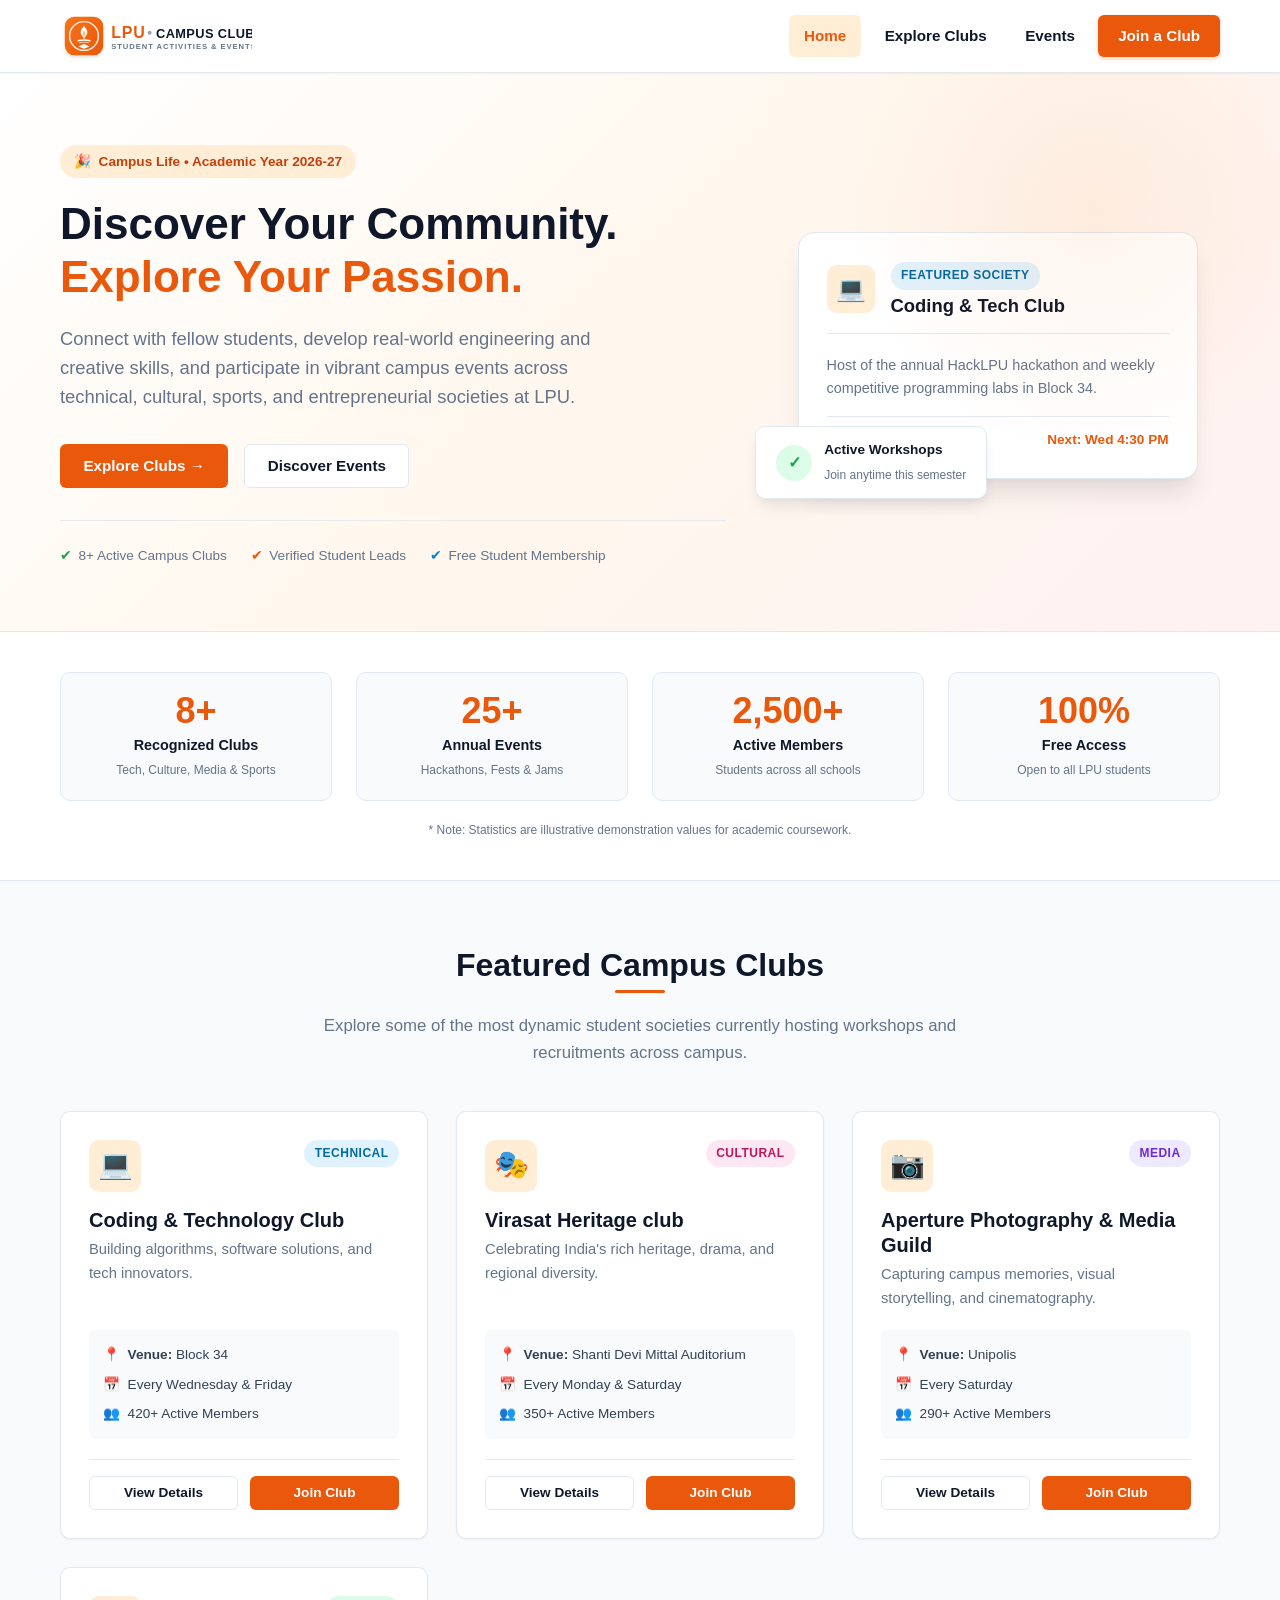
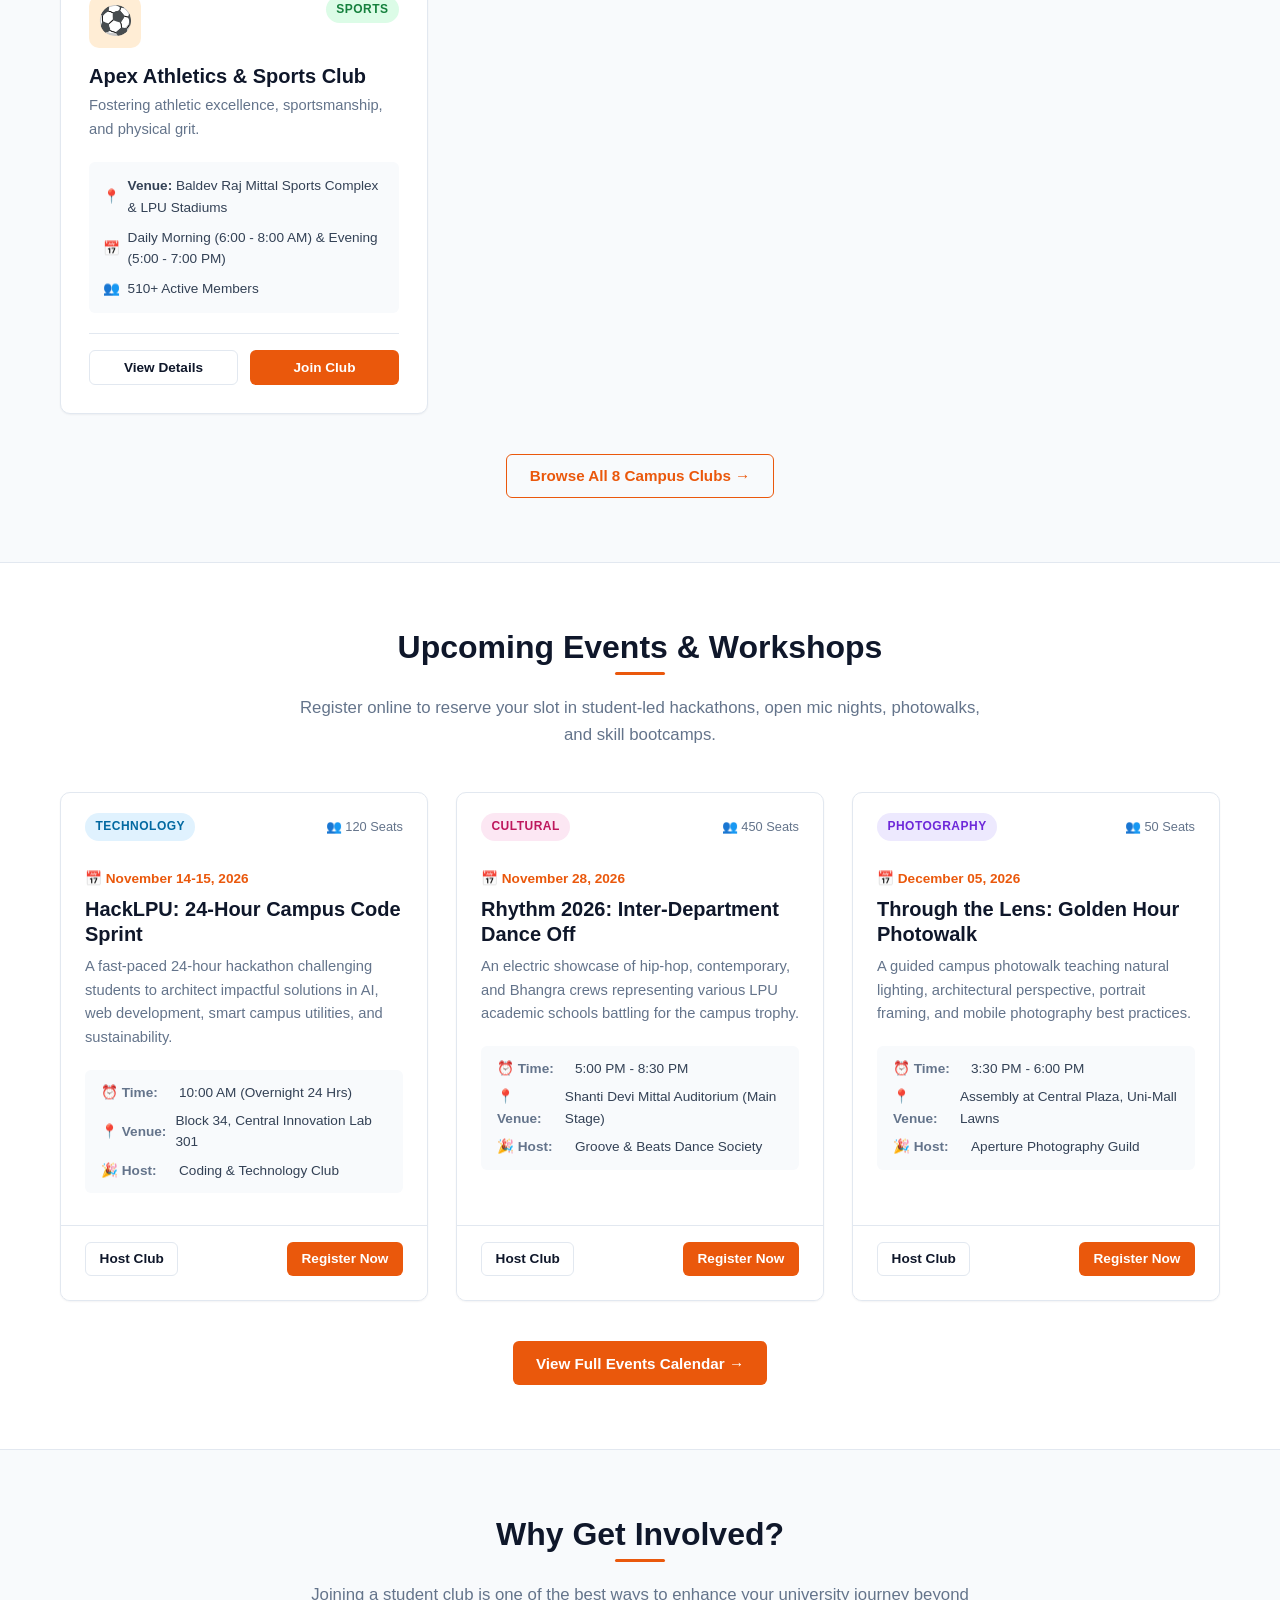
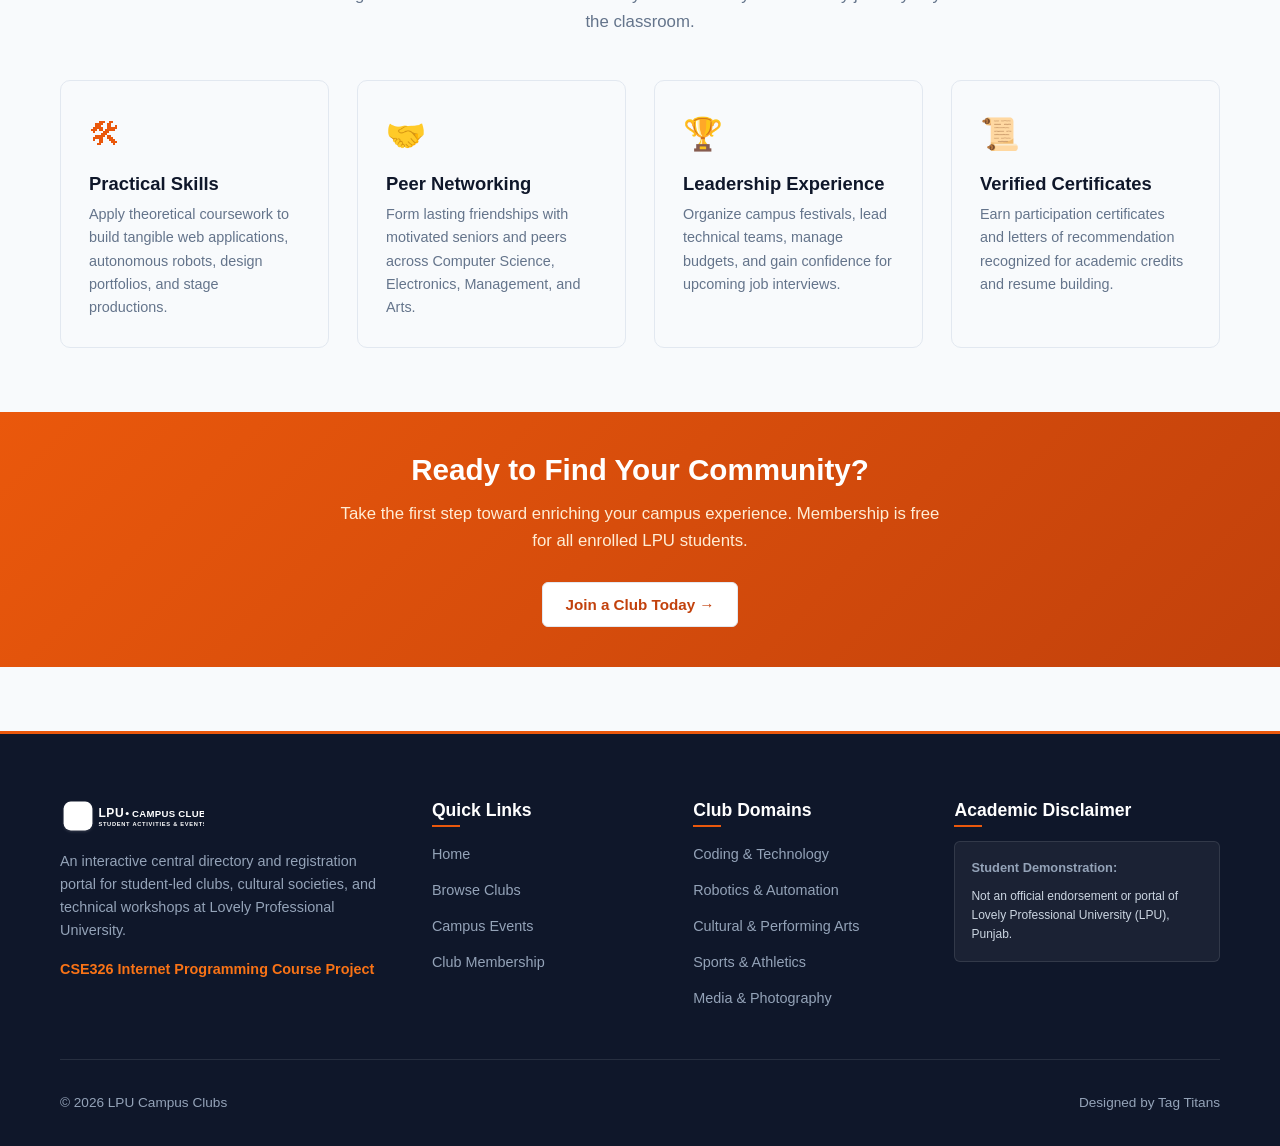
<file: index.html>
<!DOCTYPE html>
<html lang="en">
<head>
  <meta charset="UTF-8">
  <meta name="viewport" content="width=device-width, initial-scale=1.0">

  <meta name="description" content="LPU Campus Clubs - Explore student organizations, campus events, workshops, and join active university clubs at Lovely Professional University.">

  <title>LPU Campus Clubs | Discover Your Community</title>

  <!-- Correct CSS Path -->
  <link rel="stylesheet" href="style.css">

  <!-- Correct Logo Path -->
  <link rel="icon" type="image/svg+xml" href="logo.svg">

  <!-- JavaScript Files -->
  <script src="main.js" defer></script>
  <script src="clubs.js" defer></script>
  <script src="events.js" defer></script>
</head>

<body>

  <!-- HEADER -->
  <header class="site-header">
    <div class="container nav-container">

      <a href="index.html" class="brand-link" aria-label="LPU Campus Clubs Homepage">
        <img src="logo.svg" alt="LPU Campus Clubs Logo" class="brand-logo-img">
      </a>

      <button class="mobile-nav-toggle"
        aria-label="Toggle navigation menu"
        aria-expanded="false">

        <svg xmlns="http://www.w3.org/2000/svg"
          fill="none" viewBox="0 0 24 24" stroke="currentColor">
          <path stroke-linecap="round"
            stroke-linejoin="round"
            stroke-width="2"
            d="M4 6h16M4 12h16M4 18h16"/>
        </svg>

      </button>

      <nav>
        <ul class="nav-links">
          <li><a href="index.html" class="nav-link active">Home</a></li>
          <li><a href="clubs.html" class="nav-link">Explore Clubs</a></li>
          <li><a href="events.html" class="nav-link">Events</a></li>
          <li><a href="register.html" class="nav-link nav-cta-btn">Join a Club</a></li>
        </ul>
      </nav>

    </div>
  </header>


  <main>

    <!-- HERO SECTION -->
    <section class="hero">
      <div class="container">
        <div class="hero-grid">

          <div>

            <div class="hero-pill">
              <span>&#127881;</span>
              Campus Life &bull; Academic Year 2026-27
            </div>

            <h1 class="hero-title">
              Discover Your Community.
              <br>
              <span class="highlight">Explore Your Passion.</span>
            </h1>

            <p class="hero-desc">
              Connect with fellow students, develop real-world engineering
              and creative skills, and participate in vibrant campus events
              across technical, cultural, sports, and entrepreneurial
              societies at LPU.
            </p>

            <div class="hero-buttons">

              <a href="clubs.html" class="btn btn-primary">
                Explore Clubs &#8594;
              </a>

              <a href="events.html" class="btn btn-secondary">
                Discover Events
              </a>

            </div>

            <div class="hero-badges-strip">

              <div class="hero-badge-item">
                <span style="color:var(--color-success);">&#10004;</span>
                8+ Active Campus Clubs
              </div>

              <div class="hero-badge-item">
                <span style="color:var(--color-primary);">&#10004;</span>
                Verified Student Leads
              </div>

              <div class="hero-badge-item">
                <span style="color:var(--color-info);">&#10004;</span>
                Free Student Membership
              </div>

            </div>

          </div>


          <!-- HERO GRAPHIC -->
          <div class="hero-graphic">

            <div class="hero-card-showcase">

              <div class="hero-card-header">

                <div class="hero-card-icon">&#128187;</div>

                <div>
                  <span class="badge badge-tech">Featured Society</span>

                  <h3 style="font-size:1.15rem;margin-top:0.25rem;margin-bottom:0;">
                    Coding &amp; Tech Club
                  </h3>
                </div>

              </div>

              <p style="font-size:0.9rem;color:var(--color-muted);margin-bottom:1rem;">
                Host of the annual HackLPU hackathon and weekly
                competitive programming labs in Block 34.
              </p>

              <div style="display:flex;justify-content:space-between;align-items:center;font-size:0.85rem;color:var(--color-text);padding-top:0.75rem;border-top:1px solid var(--color-border);">

                <span>&#128101; 420+ Members</span>

                <span style="color:var(--color-primary);font-weight:600;">
                  Next: Wed 4:30 PM
                </span>

              </div>

            </div>

            <div class="floating-stat-card">

              <div class="floating-stat-icon">&#10003;</div>

              <div>
                <strong style="font-size:0.85rem;color:var(--color-dark);display:block;">
                  Active Workshops
                </strong>

                <span style="font-size:0.75rem;color:var(--color-muted);">
                  Join anytime this semester
                </span>
              </div>

            </div>

          </div>

        </div>
      </div>
    </section>


    <!-- STATISTICS -->
    <section class="stats-section">

      <div class="container">

        <div class="stats-grid">

          <div class="stat-box">
            <div class="stat-number">8+</div>
            <div class="stat-label">Recognized Clubs</div>
            <div class="stat-sub">Tech, Culture, Media &amp; Sports</div>
          </div>

          <div class="stat-box">
            <div class="stat-number">25+</div>
            <div class="stat-label">Annual Events</div>
            <div class="stat-sub">Hackathons, Fests &amp; Jams</div>
          </div>

          <div class="stat-box">
            <div class="stat-number">2,500+</div>
            <div class="stat-label">Active Members</div>
            <div class="stat-sub">Students across all schools</div>
          </div>

          <div class="stat-box">
            <div class="stat-number">100%</div>
            <div class="stat-label">Free Access</div>
            <div class="stat-sub">Open to all LPU students</div>
          </div>

        </div>

        <p style="text-align:center;font-size:0.75rem;color:var(--color-muted);margin-top:1.25rem;margin-bottom:0;">
          * Note: Statistics are illustrative demonstration values for academic coursework.
        </p>

      </div>

    </section>


    <!-- FEATURED CLUBS -->
    <section class="section">

      <div class="container">

        <div class="section-header">
          <h2>Featured Campus Clubs</h2>

          <p>
            Explore some of the most dynamic student societies currently
            hosting workshops and recruitments across campus.
          </p>
        </div>

        <div id="featured-clubs-container" class="card-grid"></div>

        <div style="text-align:center;margin-top:2.5rem;">

          <a href="clubs.html" class="btn btn-outline">
            Browse All 8 Campus Clubs &#8594;
          </a>

        </div>

      </div>

    </section>


    <!-- UPCOMING EVENTS -->
    <section class="section"
      style="background-color:#ffffff;border-top:1px solid var(--color-border);border-bottom:1px solid var(--color-border);">

      <div class="container">

        <div class="section-header">
          <h2>Upcoming Events &amp; Workshops</h2>

          <p>
            Register online to reserve your slot in student-led hackathons,
            open mic nights, photowalks, and skill bootcamps.
          </p>
        </div>

        <div id="upcoming-events-container" class="card-grid"></div>

        <div style="text-align:center;margin-top:2.5rem;">

          <a href="events.html" class="btn btn-primary">
            View Full Events Calendar &#8594;
          </a>

        </div>

      </div>

    </section>


    <!-- WHY JOIN CLUBS -->
    <section class="section">

      <div class="container">

        <div class="section-header">
          <h2>Why Get Involved?</h2>

          <p>
            Joining a student club is one of the best ways to enhance
            your university journey beyond the classroom.
          </p>
        </div>

        <div class="card-grid"
          style="grid-template-columns:repeat(auto-fit,minmax(260px,1fr));">

          <div class="stat-box" style="text-align:left;padding:1.75rem;">
            <div style="font-size:2rem;color:var(--color-primary);margin-bottom:0.75rem;">&#128736;</div>

            <h3 style="font-size:1.15rem;margin-bottom:0.5rem;">
              Practical Skills
            </h3>

            <p style="font-size:0.9rem;color:var(--color-muted);margin-bottom:0;">
              Apply theoretical coursework to build tangible web applications,
              autonomous robots, design portfolios, and stage productions.
            </p>
          </div>


          <div class="stat-box" style="text-align:left;padding:1.75rem;">
            <div style="font-size:2rem;color:var(--color-primary);margin-bottom:0.75rem;">&#129309;</div>

            <h3 style="font-size:1.15rem;margin-bottom:0.5rem;">
              Peer Networking
            </h3>

            <p style="font-size:0.9rem;color:var(--color-muted);margin-bottom:0;">
              Form lasting friendships with motivated seniors and peers
              across Computer Science, Electronics, Management, and Arts.
            </p>
          </div>


          <div class="stat-box" style="text-align:left;padding:1.75rem;">
            <div style="font-size:2rem;color:var(--color-primary);margin-bottom:0.75rem;">&#127942;</div>

            <h3 style="font-size:1.15rem;margin-bottom:0.5rem;">
              Leadership Experience
            </h3>

            <p style="font-size:0.9rem;color:var(--color-muted);margin-bottom:0;">
              Organize campus festivals, lead technical teams,
              manage budgets, and gain confidence for upcoming job interviews.
            </p>
          </div>


          <div class="stat-box" style="text-align:left;padding:1.75rem;">
            <div style="font-size:2rem;color:var(--color-primary);margin-bottom:0.75rem;">&#128220;</div>

            <h3 style="font-size:1.15rem;margin-bottom:0.5rem;">
              Verified Certificates
            </h3>

            <p style="font-size:0.9rem;color:var(--color-muted);margin-bottom:0;">
              Earn participation certificates and letters of recommendation
              recognized for academic credits and resume building.
            </p>
          </div>

        </div>

      </div>

    </section>


    <!-- CALL TO ACTION -->
    <section class="section-sm"
      style="background:linear-gradient(135deg,var(--color-primary) 0%,var(--color-primary-hover) 100%);color:#ffffff;">

      <div class="container" style="text-align:center;">

        <h2 style="color:#ffffff;margin-bottom:0.75rem;">
          Ready to Find Your Community?
        </h2>

        <p style="color:var(--color-primary-light);max-width:600px;margin:0 auto 1.75rem auto;font-size:1.05rem;">
          Take the first step toward enriching your campus experience.
          Membership is free for all enrolled LPU students.
        </p>

        <a href="register.html" class="btn btn-secondary"
          style="font-weight:700;color:var(--color-primary-hover);">
          Join a Club Today &#8594;
        </a>

      </div>

    </section>

  </main>


  <!-- EVENT REGISTRATION MODAL -->
  <div class="modal-backdrop"
    id="event-registration-modal"
    role="dialog"
    aria-modal="true"
    aria-labelledby="modal-event-title">

    <div class="modal-dialog">

      <div class="modal-header">

        <div>
          <span class="badge badge-tech" style="margin-bottom:0.25rem;">
            Event Registration
          </span>

          <h3 class="modal-title" id="modal-event-title">
            Register for Event
          </h3>
        </div>

        <button type="button"
          class="modal-close-btn"
          id="modal-close-btn"
          aria-label="Close modal">
          &times;
        </button>

      </div>


      <form id="modal-event-form">

        <div class="modal-body">

          <p id="modal-event-meta"
            style="font-size:0.85rem;color:var(--color-muted);margin-bottom:1rem;">
          </p>

          <div class="form-group">
            <label class="form-label" for="modal-student-name">
              Full Name <span class="required">*</span>
            </label>

            <input type="text"
              id="modal-student-name"
              class="form-control"
              placeholder="e.g. Aman Sharma"
              required>
          </div>


          <div class="form-group">
            <label class="form-label" for="modal-student-id">
              Student Registration ID <span class="required">*</span>
            </label>

            <input type="text"
              id="modal-student-id"
              class="form-control"
              placeholder="e.g. 12401234"
              required>
          </div>


          <div class="form-group">
            <label class="form-label" for="modal-student-email">
              Email Address <span class="required">*</span>
            </label>

            <input type="email"
              id="modal-student-email"
              class="form-control"
              placeholder="student@lpu.in"
              required>
          </div>


          <p style="font-size:0.78rem;color:var(--color-muted);margin-bottom:0;">
            &#128274; Demonstration pass saved securely in your browser's Local Storage.
          </p>

        </div>


        <div class="modal-footer">

          <button type="button"
            class="btn btn-secondary btn-sm"
            id="modal-cancel-btn">
            Cancel
          </button>

          <button type="submit"
            class="btn btn-primary btn-sm">
            Confirm Registration
          </button>

        </div>

      </form>

    </div>

  </div>


  <!-- FOOTER -->
  <footer class="site-footer">

    <div class="container">

      <div class="footer-grid">

        <div class="footer-col">

          <div style="display:flex;align-items:center;gap:0.5rem;margin-bottom:1rem;">

            <img src="logo.svg"
              alt="LPU Campus Clubs Logo"
              style="height:36px;filter:brightness(0) invert(1);">

          </div>

          <p>
            An interactive central directory and registration portal
            for student-led clubs, cultural societies, and technical
            workshops at Lovely Professional University.
          </p>

          <p class="disclaimer-tag">
            CSE326 Internet Programming Course Project
          </p>

        </div>


        <div class="footer-col">

          <h4>Quick Links</h4>

          <ul class="footer-links">
            <li><a href="index.html">Home</a></li>
            <li><a href="clubs.html">Browse Clubs</a></li>
            <li><a href="events.html">Campus Events</a></li>
            <li><a href="register.html">Club Membership</a></li>
          </ul>

        </div>


        <div class="footer-col">

          <h4>Club Domains</h4>

          <ul class="footer-links">
            <li><a href="clubs.html">Coding &amp; Technology</a></li>
            <li><a href="clubs.html">Robotics &amp; Automation</a></li>
            <li><a href="clubs.html">Cultural &amp; Performing Arts</a></li>
            <li><a href="clubs.html">Sports &amp; Athletics</a></li>
            <li><a href="clubs.html">Media &amp; Photography</a></li>
          </ul>

        </div>


        <div class="footer-col">

          <h4>Academic Disclaimer</h4>

          <div class="footer-badge-box">

            <p style="font-size:0.8rem;margin-bottom:0.5rem;">
              <strong>Student Demonstration:</strong>
            </p>

            <p style="font-size:0.75rem;margin-bottom:0;color:#cbd5e1;">
              Not an official endorsement or portal of Lovely
              Professional University (LPU), Punjab.
            </p>

          </div>

        </div>

      </div>


      <div class="footer-bottom">

        <div>
          &copy; 2026 LPU Campus Clubs
        </div>

        <div>
          Designed by Tag Titans
        </div>

      </div>

    </div>

  </footer>

</body>
</html>
</file>
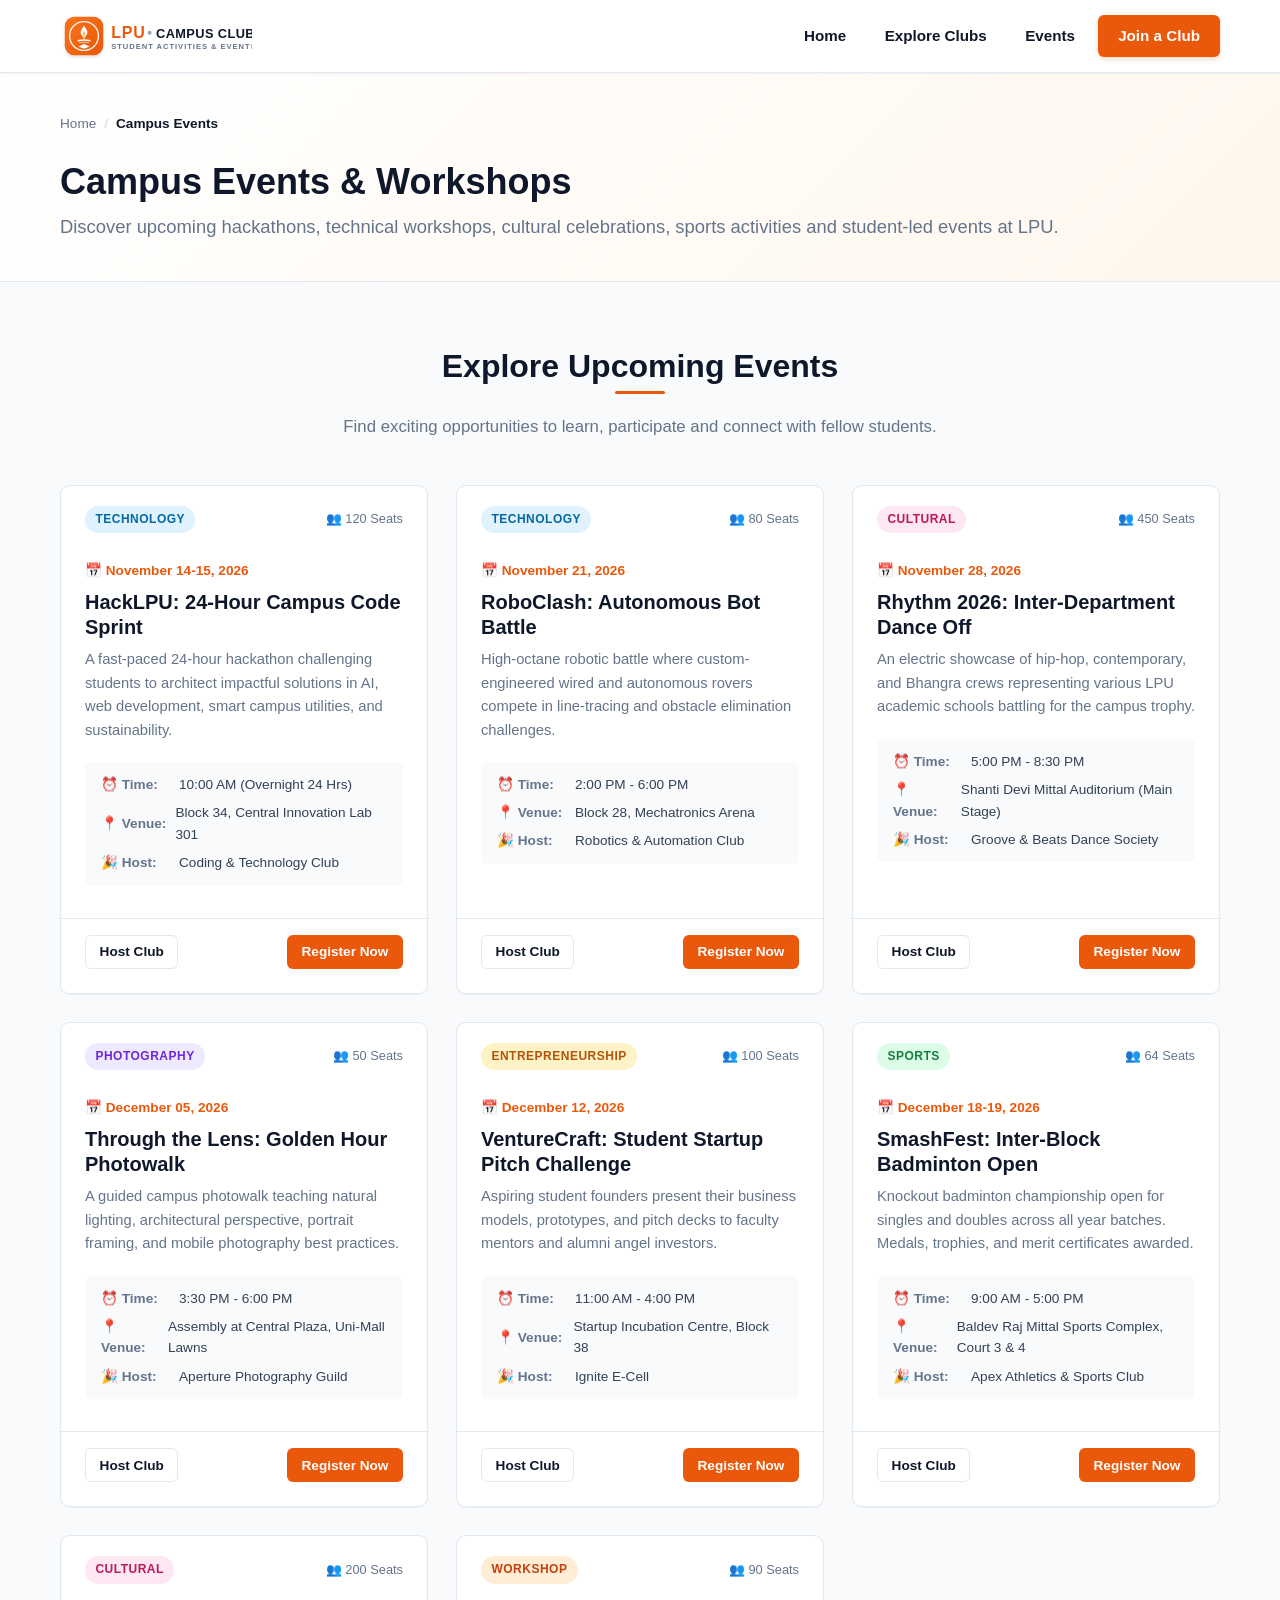
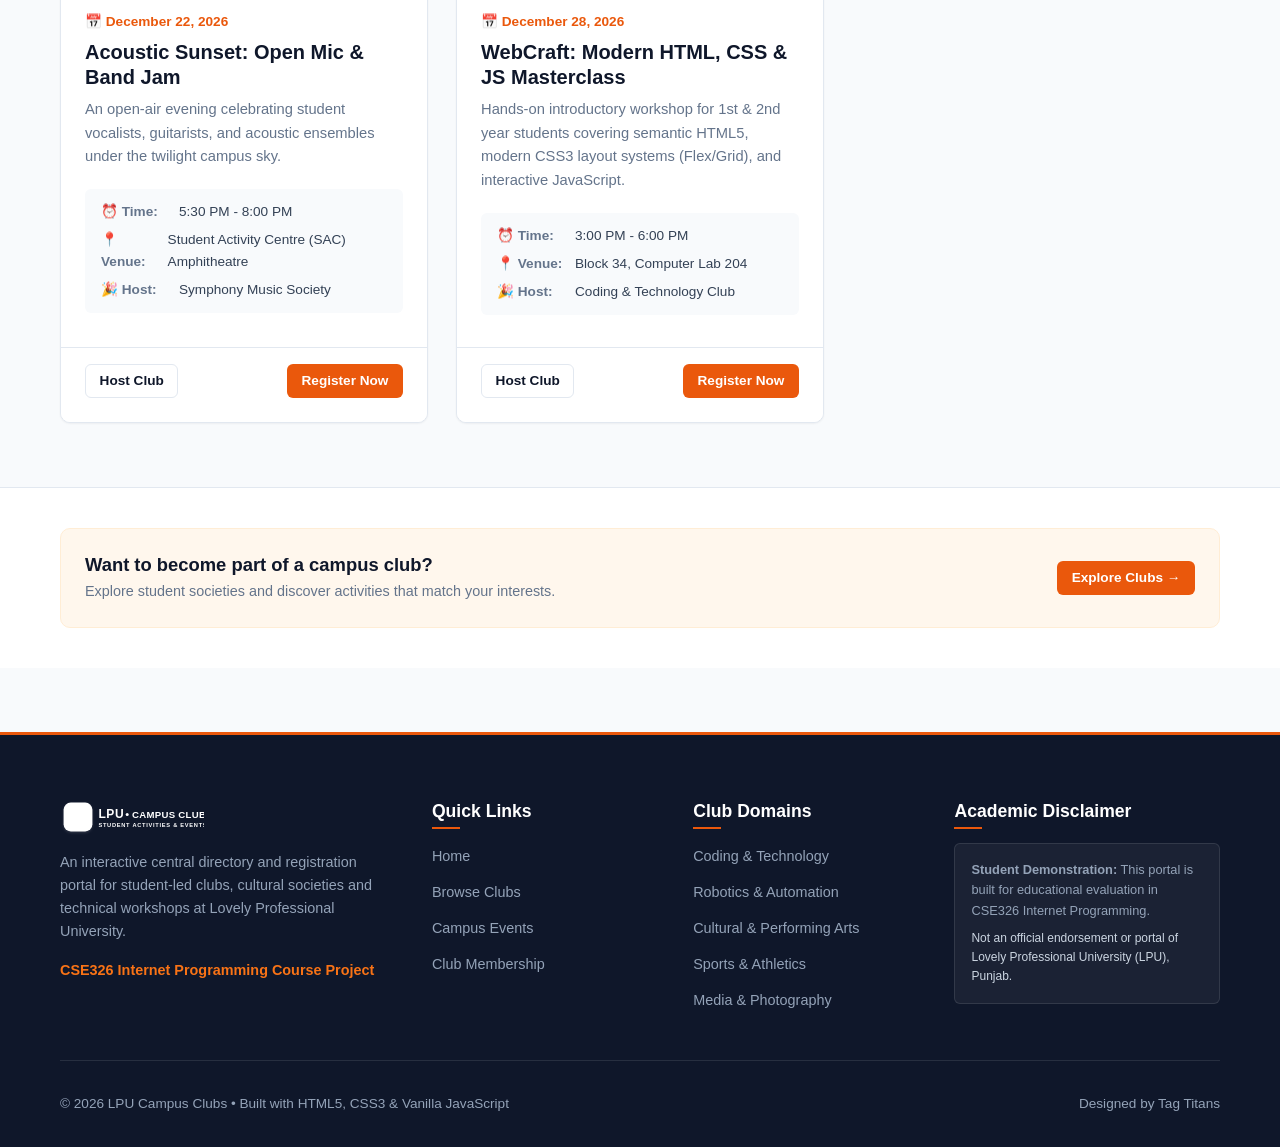
<file: events.html>
<!DOCTYPE html>
<html lang="en">

<head>
    <meta charset="UTF-8">
    <meta name="viewport" content="width=device-width, initial-scale=1.0">

    <meta name="description"
          content="Discover upcoming student events, workshops, hackathons and cultural activities at Lovely Professional University.">

    <title>Campus Events | LPU Campus Clubs</title>

    <!-- Main Stylesheet -->
    <link rel="stylesheet" href="./style.css">

    <!-- Website Logo -->
    <link rel="icon" type="image/svg+xml" href="./logo.svg">
</head>

<body>

    <!-- NAVIGATION HEADER -->
    <header class="site-header">

        <div class="container nav-container">

            <a href="./index.html"
               class="brand-link"
               aria-label="LPU Campus Clubs Homepage">

                <img src="./logo.svg"
                     alt="LPU Campus Clubs Logo"
                     class="brand-logo-img">
            </a>

            <!-- Mobile Navigation -->
            <button class="mobile-nav-toggle"
                    aria-label="Toggle navigation menu"
                    aria-expanded="false">

                <svg xmlns="http://www.w3.org/2000/svg"
                     fill="none"
                     viewBox="0 0 24 24"
                     stroke="currentColor">

                    <path stroke-linecap="round"
                          stroke-linejoin="round"
                          stroke-width="2"
                          d="M4 6h16M4 12h16M4 18h16"/>
                </svg>
            </button>

            <!-- Navigation Links -->
            <nav>
                <ul class="nav-links">

                    <li>
                        <a href="./index.html" class="nav-link">
                            Home
                        </a>
                    </li>

                    <li>
                        <a href="./clubs.html" class="nav-link">
                            Explore Clubs
                        </a>
                    </li>

                    <li>
                        <a href="./events.html" class="nav-link active">
                            Events
                        </a>
                    </li>

                    <li>
                        <a href="./register.html"
                           class="nav-link nav-cta-btn">
                            Join a Club
                        </a>
                    </li>

                </ul>
            </nav>

        </div>
    </header>


    <!-- MAIN CONTENT -->
    <main>

        <!-- PAGE BANNER -->
        <section class="section-sm"
                 style="background:linear-gradient(135deg,#ffffff 0%,#fff7ed 100%);
                        border-bottom:1px solid var(--color-border);">

            <div class="container">

                <div class="breadcrumb">

                    <a href="./index.html">Home</a>

                    <span class="breadcrumb-separator">/</span>

                    <span class="breadcrumb-current">
                        Campus Events
                    </span>

                </div>

                <h1 style="font-size:2.25rem; margin-bottom:0.5rem;">
                    Campus Events &amp; Workshops
                </h1>

                <p class="lead" style="margin-bottom:0;">
                    Discover upcoming hackathons, technical workshops,
                    cultural celebrations, sports activities and
                    student-led events at LPU.
                </p>

            </div>
        </section>


        <!-- EVENTS SECTION -->
        <section class="section">

            <div class="container">

                <div class="section-header">

                    <h2>Explore Upcoming Events</h2>

                    <p>
                        Find exciting opportunities to learn,
                        participate and connect with fellow students.
                    </p>

                </div>

                <!-- Events populated by JavaScript -->
                <div id="events-grid-container"
                     class="card-grid"
                     aria-live="polite">

                    <p>Loading events...</p>

                </div>

            </div>
        </section>


        <!-- CALL TO ACTION -->
        <section class="section-sm"
                 style="background-color:#ffffff;
                        border-top:1px solid var(--color-border);">

            <div class="container">

                <div style="background-color:var(--color-primary-subtle);
                            border:1px solid var(--color-primary-light);
                            border-radius:var(--radius-md);
                            padding:1.5rem;
                            display:flex;
                            align-items:center;
                            justify-content:space-between;
                            flex-wrap:wrap;
                            gap:1rem;">

                    <div>

                        <h3 style="font-size:1.15rem;
                                   margin-bottom:0.25rem;">

                            Want to become part of a campus club?

                        </h3>

                        <p style="font-size:0.9rem;
                                  color:var(--color-muted);
                                  margin-bottom:0;">

                            Explore student societies and discover
                            activities that match your interests.

                        </p>

                    </div>

                    <a href="./clubs.html"
                       class="btn btn-primary btn-sm">

                        Explore Clubs →

                    </a>

                </div>

            </div>
        </section>

    </main>


    <!-- FOOTER -->
    <footer class="site-footer">

        <div class="container">

            <div class="footer-grid">

                <!-- ABOUT -->
                <div class="footer-col">

                    <div style="display:flex;
                                align-items:center;
                                gap:0.5rem;
                                margin-bottom:1rem;">

                        <img src="./logo.svg"
                             alt="LPU Campus Clubs Logo"
                             style="height:36px;
                                    filter:brightness(0) invert(1);">

                    </div>

                    <p>
                        An interactive central directory and
                        registration portal for student-led clubs,
                        cultural societies and technical workshops
                        at Lovely Professional University.
                    </p>

                    <p class="disclaimer-tag">
                        CSE326 Internet Programming Course Project
                    </p>

                </div>


                <!-- QUICK LINKS -->
                <div class="footer-col">

                    <h4>Quick Links</h4>

                    <ul class="footer-links">

                        <li><a href="./index.html">Home</a></li>

                        <li><a href="./clubs.html">Browse Clubs</a></li>

                        <li><a href="./events.html">Campus Events</a></li>

                        <li><a href="./register.html">Club Membership</a></li>

                    </ul>

                </div>


                <!-- CLUB DOMAINS -->
                <div class="footer-col">

                    <h4>Club Domains</h4>

                    <ul class="footer-links">

                        <li><a href="./clubs.html">Coding &amp; Technology</a></li>

                        <li><a href="./clubs.html">Robotics &amp; Automation</a></li>

                        <li><a href="./clubs.html">Cultural &amp; Performing Arts</a></li>

                        <li><a href="./clubs.html">Sports &amp; Athletics</a></li>

                        <li><a href="./clubs.html">Media &amp; Photography</a></li>

                    </ul>

                </div>


                <!-- DISCLAIMER -->
                <div class="footer-col">

                    <h4>Academic Disclaimer</h4>

                    <div class="footer-badge-box">

                        <p style="font-size:0.8rem;
                                  margin-bottom:0.5rem;">

                            <strong>Student Demonstration:</strong>
                            This portal is built for educational
                            evaluation in CSE326 Internet Programming.

                        </p>

                        <p style="font-size:0.75rem;
                                  margin-bottom:0;
                                  color:#cbd5e1;">

                            Not an official endorsement or portal
                            of Lovely Professional University (LPU), Punjab.

                        </p>

                    </div>

                </div>

            </div>


            <!-- FOOTER BOTTOM -->
            <div class="footer-bottom">

                <div>
                    © 2026 LPU Campus Clubs
                    • Built with HTML5, CSS3 &amp; Vanilla JavaScript
                </div>

                <div>
                    Designed by Tag Titans
                </div>

            </div>

        </div>

    </footer>


    <!-- JAVASCRIPT -->
    <script src="./main.js"></script>
    <script src="./events.js"></script>

</body>
</html>
</file>
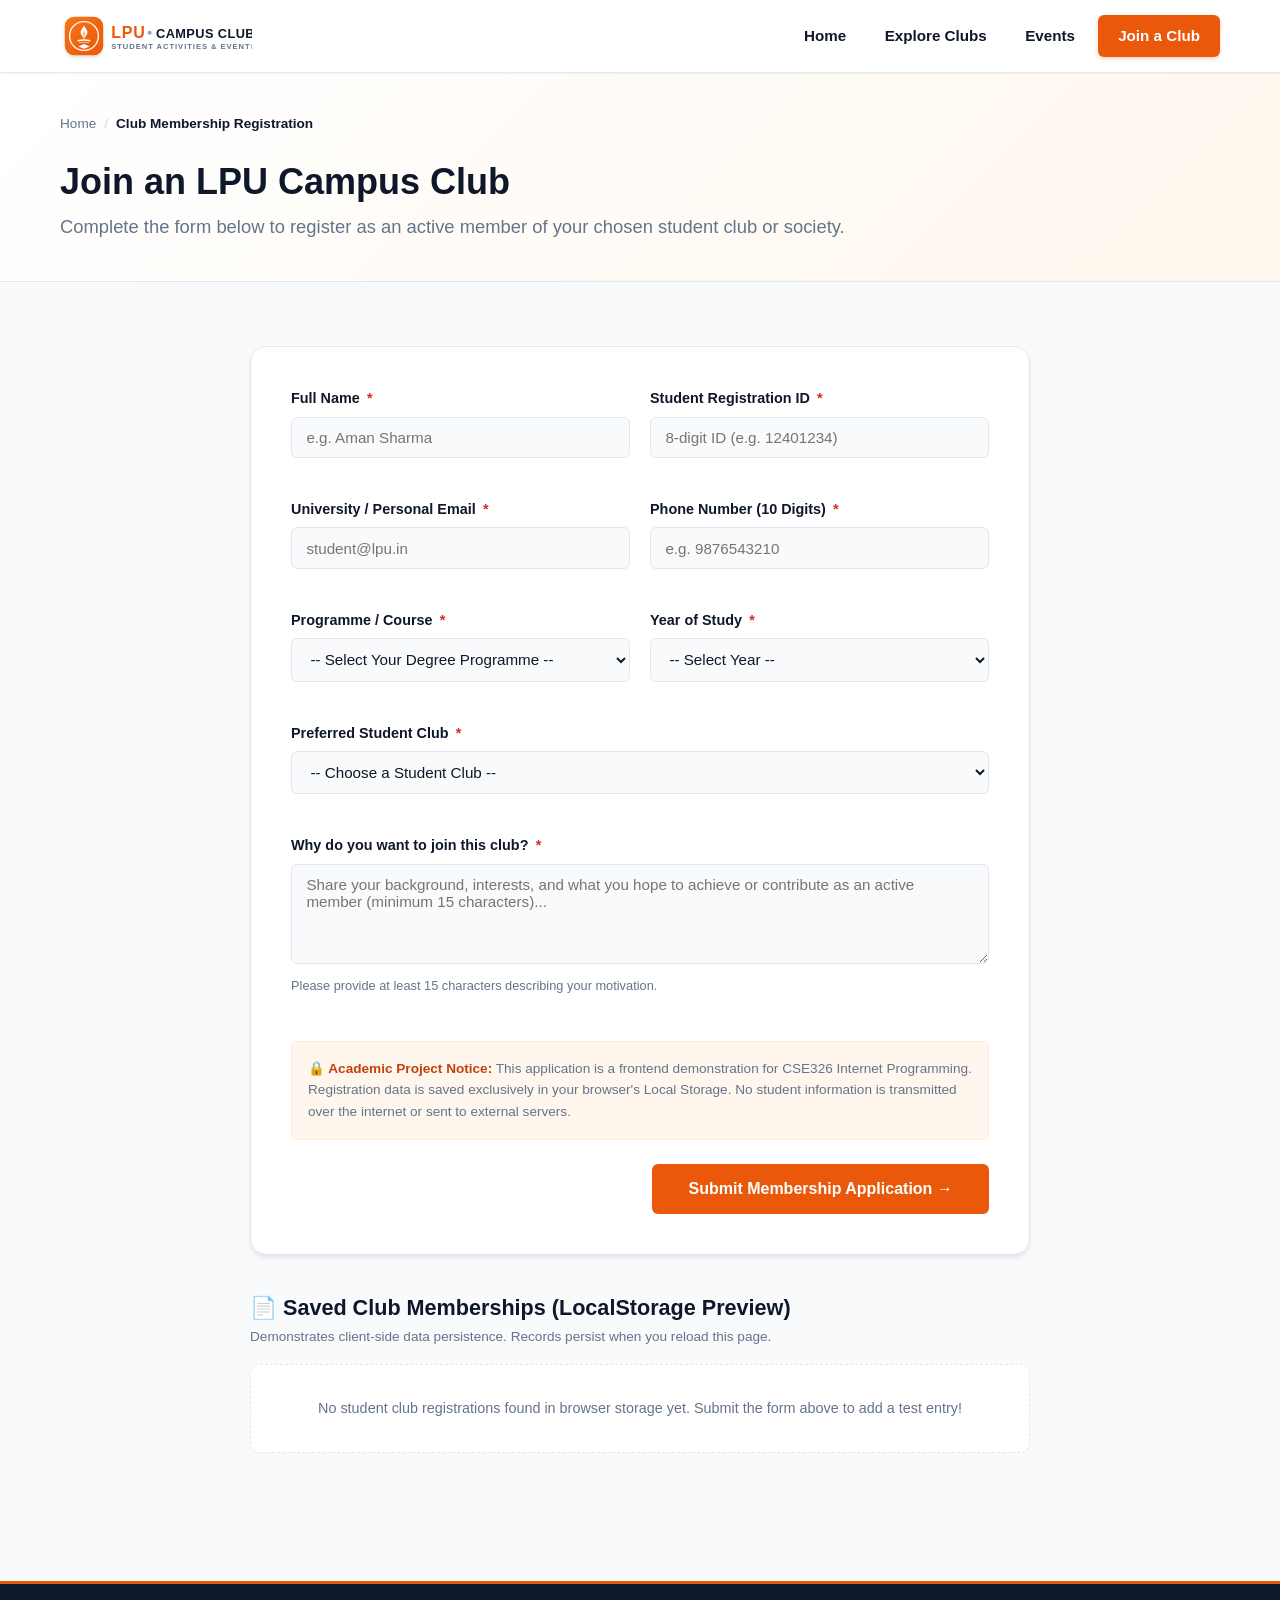
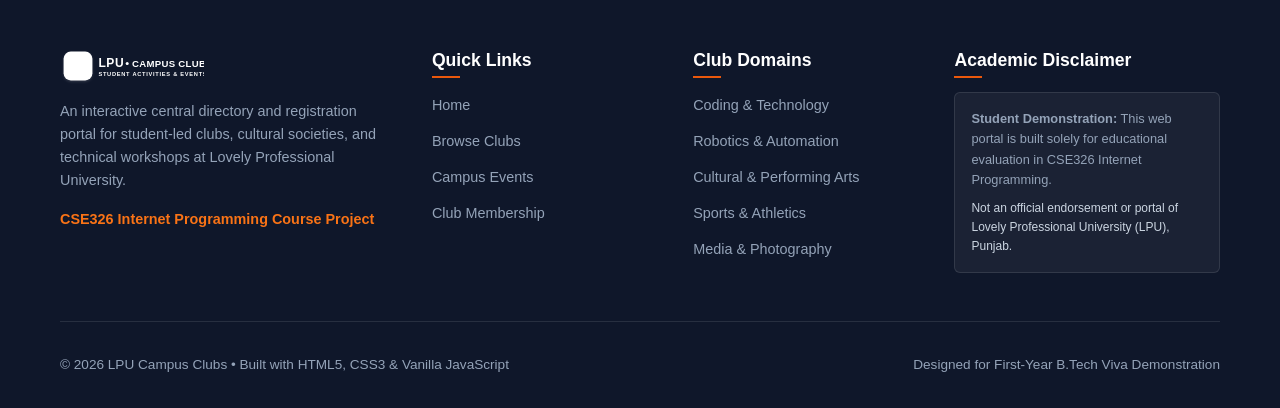
<file: register.html>
<!DOCTYPE html>
<html lang="en">
<head>
  <meta charset="UTF-8">
  <meta name="viewport" content="width=device-width, initial-scale=1.0">
  <meta name="description" content="Register for student club memberships at Lovely Professional University. Join technical, cultural, and sports clubs with easy online registration.">
  <title>Club Membership Registration | LPU Campus Clubs</title>

  <link rel="stylesheet" href="./style.css">
  <link rel="icon" type="image/svg+xml" href="./logo.svg">
</head>
<body>

  <!-- Site Navigation Header -->
  <header class="site-header">
    <div class="container nav-container">
      <a href="./index.html" class="brand-link" aria-label="LPU Campus Clubs Homepage">
        <img src="./logo.svg" alt="LPU Campus Clubs Logo" class="brand-logo-img">
      </a>

      <button class="mobile-nav-toggle" aria-label="Toggle navigation menu" aria-expanded="false">
        <svg xmlns="http://www.w3.org/2000/svg" fill="none" viewBox="0 0 24 24" stroke="currentColor">
          <path stroke-linecap="round" stroke-linejoin="round" stroke-width="2" d="M4 6h16M4 12h16M4 18h16"/>
        </svg>
      </button>

      <nav>
        <ul class="nav-links">
          <li><a href="./index.html" class="nav-link">Home</a></li>
          <li><a href="./clubs.html" class="nav-link">Explore Clubs</a></li>
          <li><a href="./events.html" class="nav-link">Events</a></li>
          <li><a href="./register.html" class="nav-link nav-cta-btn active">Join a Club</a></li>
        </ul>
      </nav>
    </div>
  </header>

  <main>
    <section class="section-sm" style="background: linear-gradient(135deg, #ffffff 0%, #fff7ed 100%); border-bottom: 1px solid var(--color-border);">
      <div class="container">
        <div class="breadcrumb">
          <a href="./index.html">Home</a>
          <span class="breadcrumb-separator">/</span>
          <span class="breadcrumb-current">Club Membership Registration</span>
        </div>
        <h1 style="font-size:2.25rem; margin-bottom:0.5rem;">Join an LPU Campus Club</h1>
        <p class="lead" style="margin-bottom:0;">
          Complete the form below to register as an active member of your chosen student club or society.
        </p>
      </div>
    </section>

    <!-- Registration Form Section -->
    <section class="section">
      <div class="container">
        <div class="form-card">

          <!-- Success Notification -->
          <div id="registration-success-card" class="success-card" role="alert" aria-live="polite">
            <div class="success-icon">&#10004;</div>
            <h2 style="font-size:1.6rem; color:var(--color-dark); margin-bottom:0.5rem;">Registration Successful!</h2>
            <p style="color:var(--color-text); margin-bottom:1rem;">
              Your student membership has been recorded in your local browser storage.
            </p>
            <div id="success-summary-details"></div>
            <button type="button" class="btn btn-primary btn-sm" id="btn-dismiss-success">
              Register Another Member
            </button>
          </div>

          <!-- Pre-selected Club Banner -->
          <div id="preselected-club-note" class="disclaimer-box" style="display:none; margin-top:0; margin-bottom:1.5rem;">
            &#127881; <strong>Club Pre-selected:</strong> We've automatically filled in your chosen club based on your previous page selection.
          </div>

          <!-- Registration Form -->
          <form id="club-registration-form" novalidate>

            <div class="form-grid-2">

              <div class="form-group">
                <label class="form-label" for="reg-full-name">
                  Full Name <span class="required">*</span>
                </label>
                <input type="text" id="reg-full-name" class="form-control" placeholder="e.g. Aman Sharma" required>
                <div class="form-error"></div>
              </div>

              <div class="form-group">
                <label class="form-label" for="reg-student-id">
                  Student Registration ID <span class="required">*</span>
                </label>
                <input type="text" id="reg-student-id" class="form-control" placeholder="8-digit ID (e.g. 12401234)" required>
                <div class="form-error"></div>
              </div>

              <div class="form-group">
                <label class="form-label" for="reg-email">
                  University / Personal Email <span class="required">*</span>
                </label>
                <input type="email" id="reg-email" class="form-control" placeholder="student@lpu.in" required>
                <div class="form-error"></div>
              </div>

              <div class="form-group">
                <label class="form-label" for="reg-phone">
                  Phone Number (10 Digits) <span class="required">*</span>
                </label>
                <input type="tel" id="reg-phone" class="form-control" placeholder="e.g. 9876543210" maxlength="10" required>
                <div class="form-error"></div>
              </div>

              <div class="form-group">
                <label class="form-label" for="reg-course">
                  Programme / Course <span class="required">*</span>
                </label>
                <select id="reg-course" class="form-control" required>
                  <option value="">-- Select Your Degree Programme --</option>
                  <option value="B.Tech Computer Science & Engineering">B.Tech Computer Science &amp; Engineering (CSE)</option>
                  <option value="B.Tech Electronics & Communication">B.Tech Electronics &amp; Communication (ECE)</option>
                  <option value="B.Tech Mechanical Engineering">B.Tech Mechanical Engineering (ME)</option>
                  <option value="BCA - Bachelor of Computer Applications">BCA - Bachelor of Computer Applications</option>
                  <option value="MCA - Master of Computer Applications">MCA - Master of Computer Applications</option>
                  <option value="B.Sc Information Technology">B.Sc Information Technology</option>
                  <option value="BBA - Bachelor of Business Administration">BBA - Bachelor of Business Administration</option>
                  <option value="MBA - Master of Business Administration">MBA - Master of Business Administration</option>
                  <option value="B.Des - Bachelor of Design">B.Des - Bachelor of Design / Multimedia</option>
                  <option value="B.A. Journalism & Mass Communication">B.A. Journalism &amp; Mass Communication</option>
                  <option value="Other Programme">Other Academic Programme</option>
                </select>
                <div class="form-error"></div>
              </div>

              <div class="form-group">
                <label class="form-label" for="reg-year">
                  Year of Study <span class="required">*</span>
                </label>
                <select id="reg-year" class="form-control" required>
                  <option value="">-- Select Year --</option>
                  <option value="1">1st Year (Fresher)</option>
                  <option value="2">2nd Year</option>
                  <option value="3">3rd Year</option>
                  <option value="4">4th Year</option>
                  <option value="Postgraduate">Postgraduate</option>
                </select>
                <div class="form-error"></div>
              </div>

              <div class="form-group full-width">
                <label class="form-label" for="reg-preferred-club">
                  Preferred Student Club <span class="required">*</span>
                </label>
                <select id="reg-preferred-club" class="form-control" required>
                  <option value="">-- Choose a Student Club --</option>
                  <option value="coding-tech">Coding &amp; Technology Club (Technical)</option>
                  <option value="robotics">Robotics &amp; Automation Club (Technical)</option>
                  <option value="cultural">Virasat Cultural Heritage Club (Cultural)</option>
                  <option value="dance">Groove &amp; Beats Dance Society (Cultural)</option>
                  <option value="music">Symphony Music &amp; Acoustic Guild (Cultural)</option>
                  <option value="photography">Aperture Photography &amp; Media Guild (Media)</option>
                  <option value="sports">Apex Athletics &amp; Sports Club (Sports)</option>
                  <option value="entrepreneurship">Ignite E-Cell &amp; Startup Hub (Entrepreneurship)</option>
                </select>
                <div class="form-error"></div>
              </div>

              <div class="form-group full-width">
                <label class="form-label" for="reg-reason">
                  Why do you want to join this club? <span class="required">*</span>
                </label>
                <textarea id="reg-reason" class="form-control" rows="4" placeholder="Share your background, interests, and what you hope to achieve or contribute as an active member (minimum 15 characters)..." required></textarea>
                <div class="form-help-text">Please provide at least 15 characters describing your motivation.</div>
                <div class="form-error"></div>
              </div>

            </div>

            <div class="disclaimer-box">
              <strong>&#128274; Academic Project Notice:</strong>
              This application is a frontend demonstration for CSE326 Internet Programming. Registration data is saved exclusively in your browser's Local Storage. No student information is transmitted over the internet or sent to external servers.
            </div>

            <div style="margin-top: 1.5rem; display: flex; justify-content: flex-end;">
              <button type="submit" class="btn btn-primary" style="padding: 0.85rem 2.2rem; font-size: 1rem;">
                Submit Membership Application &#8594;
              </button>
            </div>
          </form>

        </div>

        <!-- Saved Registrations Preview -->
        <section class="saved-registrations-container">
          <div class="saved-header">
            <div>
              <h3 style="font-size: 1.35rem; margin-bottom: 0.25rem;">&#128196; Saved Club Memberships (LocalStorage Preview)</h3>
              <p style="font-size: 0.85rem; color: var(--color-muted); margin-bottom: 0;">
                Demonstrates client-side data persistence. Records persist when you reload this page.
              </p>
            </div>
          </div>
          <div id="saved-memberships-list"></div>
        </section>

      </div>
    </section>
  </main>

  <!-- Shared Footer -->
  <footer class="site-footer">
    <div class="container">
      <div class="footer-grid">

        <div class="footer-col">
          <div style="display:flex; align-items:center; gap:0.5rem; margin-bottom:1rem;">
            <img src="./logo.svg" alt="LPU Campus Clubs Logo" style="height:36px; filter:brightness(0) invert(1);">
          </div>
          <p>
            An interactive central directory and registration portal for student-led clubs, cultural societies, and technical workshops at Lovely Professional University.
          </p>
          <p class="disclaimer-tag">CSE326 Internet Programming Course Project</p>
        </div>

        <div class="footer-col">
          <h4>Quick Links</h4>
          <ul class="footer-links">
            <li><a href="./index.html">Home</a></li>
            <li><a href="./clubs.html">Browse Clubs</a></li>
            <li><a href="./events.html">Campus Events</a></li>
            <li><a href="./register.html">Club Membership</a></li>
          </ul>
        </div>

        <div class="footer-col">
          <h4>Club Domains</h4>
          <ul class="footer-links">
            <li><a href="./clubs.html">Coding &amp; Technology</a></li>
            <li><a href="./clubs.html">Robotics &amp; Automation</a></li>
            <li><a href="./clubs.html">Cultural &amp; Performing Arts</a></li>
            <li><a href="./clubs.html">Sports &amp; Athletics</a></li>
            <li><a href="./clubs.html">Media &amp; Photography</a></li>
          </ul>
        </div>

        <div class="footer-col">
          <h4>Academic Disclaimer</h4>
          <div class="footer-badge-box">
            <p style="font-size:0.8rem; margin-bottom:0.5rem;">
              <strong>Student Demonstration:</strong> This web portal is built solely for educational evaluation in CSE326 Internet Programming.
            </p>
            <p style="font-size:0.75rem; margin-bottom:0; color:#cbd5e1;">
              Not an official endorsement or portal of Lovely Professional University (LPU), Punjab.
            </p>
          </div>
        </div>

      </div>

      <div class="footer-bottom">
        <div>
          &copy; 2026 LPU Campus Clubs &bull; Built with HTML5, CSS3 &amp; Vanilla JavaScript
        </div>
        <div>
          Designed for First-Year B.Tech Viva Demonstration
        </div>
      </div>
    </div>
  </footer>

  <!-- Scripts -->
  <script src="./main.js"></script>
  <script src="./clubs.js"></script>
  <script src="./register.js"></script>
</body>
</html>
</file>
<file: style.css>
/* ==========================================================================
   LPU CAMPUS CLUBS - MAIN STYLESHEET
   Course: CSE326 Internet Programming
   Student Demonstration Project
   Tech Stack: Pure HTML5 + CSS3 (No Frameworks)
   ========================================================================== */

/* --------------------------------------------------------------------------
   1. CSS VARIABLES (DESIGN SYSTEM)
   -------------------------------------------------------------------------- */
:root {
  /* LPU Brand Colors */
  --color-primary: #ea580c;         /* LPU Signature Vibrant Orange */
  --color-primary-hover: #c2410c;   /* Deeper Orange for Hover */
  --color-primary-light: #ffedd5;   /* Soft Peach Background */
  --color-primary-subtle: #fff7ed;  /* Warm Tint */
  
  /* Neutral Palette */
  --color-dark: #0f172a;            /* Deep Charcoal for Headings */
  --color-text: #334155;            /* Readable Slate for Body Text */
  --color-muted: #64748b;           /* Muted Text / Meta Info */
  --color-border: #e2e8f0;          /* Crisp Border Grey */
  --color-border-hover: #cbd5e1;
  --color-bg: #f8fafc;              /* Off-white page background */
  --color-card-bg: #ffffff;         /* Pure white for cards */

  /* Functional / Status Colors */
  --color-success: #16a34a;         /* Accessible Green */
  --color-success-bg: #dcfce7;
  --color-warning: #d97706;         /* Amber */
  --color-warning-bg: #fef3c7;
  --color-danger: #dc2626;          /* Red for Errors */
  --color-danger-bg: #fee2e2;
  --color-info: #0284c7;            /* Blue for Technical Badges */
  --color-info-bg: #e0f2fe;

  /* Typography */
  --font-family: -apple-system, BlinkMacSystemFont, "Segoe UI", Roboto, "Helvetica Neue", Arial, sans-serif;
  --font-mono: SFMono-Regular, Menlo, Monaco, Consolas, "Liberation Mono", "Courier New", monospace;

  /* Shadows */
  --shadow-sm: 0 1px 2px 0 rgba(15, 23, 42, 0.05);
  --shadow-md: 0 4px 6px -1px rgba(15, 23, 42, 0.08), 0 2px 4px -2px rgba(15, 23, 42, 0.04);
  --shadow-lg: 0 10px 15px -3px rgba(15, 23, 42, 0.09), 0 4px 6px -4px rgba(15, 23, 42, 0.05);
  --shadow-xl: 0 20px 25px -5px rgba(15, 23, 42, 0.1), 0 8px 10px -6px rgba(15, 23, 42, 0.05);

  /* Radii */
  --radius-sm: 6px;
  --radius-md: 10px;
  --radius-lg: 16px;
  --radius-full: 9999px;

  /* Transitions */
  --transition-fast: 0.18s ease;
  --transition-normal: 0.28s cubic-bezier(0.4, 0, 0.2, 1);
}

/* --------------------------------------------------------------------------
   2. GLOBAL RESET & BASE STYLES
   -------------------------------------------------------------------------- */
*, *::before, *::after {
  box-sizing: border-box;
  margin: 0;
  padding: 0;
}

html {
  font-size: 16px;
  scroll-behavior: smooth;
}

body {
  font-family: var(--font-family);
  color: var(--color-text);
  background-color: var(--color-bg);
  line-height: 1.6;
  min-height: 100vh;
  display: flex;
  flex-direction: column;
  -webkit-font-smoothing: antialiased;
}

main {
  flex: 1;
}

/* Accessibility: Focus outlines */
:focus-visible {
  outline: 2px solid var(--color-primary);
  outline-offset: 3px;
}

img, svg {
  display: block;
  max-width: 100%;
}

a {
  color: var(--color-primary);
  text-decoration: none;
  transition: color var(--transition-fast);
}

a:hover {
  color: var(--color-primary-hover);
}

/* Typography Helpers */
h1, h2, h3, h4, h5, h6 {
  color: var(--color-dark);
  font-weight: 700;
  line-height: 1.25;
  margin-bottom: 0.5rem;
}

h1 { font-size: 2.25rem; }
h2 { font-size: 1.85rem; }
h3 { font-size: 1.35rem; }
h4 { font-size: 1.1rem; }

p {
  margin-bottom: 1rem;
}

p.lead {
  font-size: 1.15rem;
  color: var(--color-muted);
  line-height: 1.6;
}

/* --------------------------------------------------------------------------
   3. LAYOUT & CONTAINER
   -------------------------------------------------------------------------- */
.container {
  width: 100%;
  max-width: 1200px;
  margin-left: auto;
  margin-right: auto;
  padding-left: 1.25rem;
  padding-right: 1.25rem;
}

.section {
  padding: 4rem 0;
}

.section-sm {
  padding: 2.5rem 0;
}

.section-header {
  text-align: center;
  max-width: 680px;
  margin: 0 auto 2.75rem auto;
}

.section-header h2 {
  font-size: 2rem;
  position: relative;
  display: inline-block;
  padding-bottom: 0.5rem;
}

.section-header h2::after {
  content: "";
  position: absolute;
  bottom: 0;
  left: 50%;
  transform: translateX(-50%);
  width: 50px;
  height: 3px;
  background-color: var(--color-primary);
  border-radius: var(--radius-full);
}

.section-header p {
  color: var(--color-muted);
  font-size: 1.05rem;
  margin-top: 0.75rem;
}

/* --------------------------------------------------------------------------
   4. NAVIGATION BAR
   -------------------------------------------------------------------------- */
.site-header {
  background-color: #ffffff;
  border-bottom: 1px solid var(--color-border);
  position: sticky;
  top: 0;
  z-index: 100;
  box-shadow: var(--shadow-sm);
}

.nav-container {
  display: flex;
  align-items: center;
  justify-content: space-between;
  height: 72px;
}

.brand-link {
  display: flex;
  align-items: center;
  gap: 0.75rem;
  text-decoration: none;
}

.brand-logo-img {
  height: 48px;
  width: auto;
}

.nav-links {
  display: flex;
  align-items: center;
  gap: 0.5rem;
  list-style: none;
}

.nav-link {
  color: var(--color-dark);
  font-weight: 600;
  font-size: 0.95rem;
  padding: 0.55rem 0.95rem;
  border-radius: var(--radius-sm);
  transition: all var(--transition-fast);
  display: inline-flex;
  align-items: center;
  gap: 0.4rem;
}

.nav-link:hover {
  color: var(--color-primary);
  background-color: var(--color-primary-subtle);
}

.nav-link.active {
  color: var(--color-primary);
  background-color: var(--color-primary-light);
  font-weight: 700;
}

.nav-cta-btn {
  background-color: var(--color-primary);
  color: #ffffff !important;
  font-weight: 600;
  padding: 0.55rem 1.25rem;
  border-radius: var(--radius-sm);
  transition: all var(--transition-fast);
  box-shadow: 0 2px 4px rgba(234, 88, 12, 0.25);
}

.nav-cta-btn:hover {
  background-color: var(--color-primary-hover);
  transform: translateY(-1px);
  box-shadow: 0 4px 8px rgba(234, 88, 12, 0.35);
}

/* Mobile Hamburger Button */
.mobile-nav-toggle {
  display: none;
  background: transparent;
  border: 1px solid var(--color-border);
  border-radius: var(--radius-sm);
  padding: 0.5rem;
  cursor: pointer;
  color: var(--color-dark);
}

.mobile-nav-toggle:focus {
  outline: 2px solid var(--color-primary);
}

.mobile-nav-toggle svg {
  width: 24px;
  height: 24px;
}

/* --------------------------------------------------------------------------
   5. BUTTONS & UI CONTROLS
   -------------------------------------------------------------------------- */
.btn {
  display: inline-flex;
  align-items: center;
  justify-content: center;
  gap: 0.5rem;
  padding: 0.7rem 1.4rem;
  font-size: 0.95rem;
  font-weight: 600;
  border-radius: var(--radius-sm);
  border: 1px solid transparent;
  cursor: pointer;
  transition: all var(--transition-fast);
  text-decoration: none;
  text-align: center;
  line-height: 1.3;
}

.btn-primary {
  background-color: var(--color-primary);
  color: #ffffff;
}

.btn-primary:hover {
  background-color: var(--color-primary-hover);
  color: #ffffff;
  transform: translateY(-1px);
  box-shadow: var(--shadow-md);
}

.btn-secondary {
  background-color: #ffffff;
  color: var(--color-dark);
  border-color: var(--color-border);
}

.btn-secondary:hover {
  background-color: var(--color-bg);
  border-color: var(--color-border-hover);
  color: var(--color-primary);
}

.btn-outline {
  background-color: transparent;
  color: var(--color-primary);
  border-color: var(--color-primary);
}

.btn-outline:hover {
  background-color: var(--color-primary);
  color: #ffffff;
}

.btn-sm {
  padding: 0.45rem 0.85rem;
  font-size: 0.85rem;
}

.btn-block {
  width: 100%;
}

.btn:disabled, .btn.disabled {
  opacity: 0.6;
  cursor: not-allowed;
  transform: none !important;
  box-shadow: none !important;
}

/* --------------------------------------------------------------------------
   6. BADGES & TAGS
   -------------------------------------------------------------------------- */
.badge {
  display: inline-flex;
  align-items: center;
  gap: 0.35rem;
  padding: 0.25rem 0.65rem;
  font-size: 0.75rem;
  font-weight: 600;
  border-radius: var(--radius-full);
  text-transform: uppercase;
  letter-spacing: 0.5px;
}

.badge-tech {
  background-color: #e0f2fe;
  color: #0369a1;
}

.badge-cultural {
  background-color: #fce7f3;
  color: #be185d;
}

.badge-sports {
  background-color: #dcfce7;
  color: #15803d;
}

.badge-media {
  background-color: #ede9fe;
  color: #6d28d9;
}

.badge-entrepreneurship {
  background-color: #fef3c7;
  color: #b45309;
}

.badge-workshop {
  background-color: #ffedd5;
  color: #c2410c;
}

.badge-status-upcoming {
  background-color: #dbeafe;
  color: #1e40af;
}

.badge-status-registered {
  background-color: #dcfce7;
  color: #15803d;
}

/* --------------------------------------------------------------------------
   7. HERO SECTION (HOME)
   -------------------------------------------------------------------------- */
.hero {
  background: linear-gradient(135deg, #ffffff 0%, #fff7ed 50%, #fef2f2 100%);
  border-bottom: 1px solid var(--color-border);
  padding: 4.5rem 0 4rem 0;
  position: relative;
  overflow: hidden;
}

.hero::after {
  content: "";
  position: absolute;
  right: -5%;
  top: -20%;
  width: 500px;
  height: 500px;
  background: radial-gradient(circle, rgba(249, 115, 22, 0.08) 0%, rgba(249, 115, 22, 0) 70%);
  border-radius: 50%;
  pointer-events: none;
}

.hero-grid {
  display: grid;
  grid-template-columns: 1.2fr 0.8fr;
  align-items: center;
  gap: 3rem;
}

.hero-pill {
  display: inline-flex;
  align-items: center;
  gap: 0.5rem;
  background-color: var(--color-primary-light);
  color: var(--color-primary-hover);
  padding: 0.35rem 0.85rem;
  border-radius: var(--radius-full);
  font-size: 0.85rem;
  font-weight: 700;
  margin-bottom: 1.25rem;
}

.hero-title {
  font-size: 2.75rem;
  font-weight: 800;
  color: var(--color-dark);
  line-height: 1.2;
  margin-bottom: 1.25rem;
}

.hero-title .highlight {
  color: var(--color-primary);
  position: relative;
  display: inline-block;
}

.hero-desc {
  font-size: 1.15rem;
  color: var(--color-muted);
  margin-bottom: 2rem;
  max-width: 580px;
}

.hero-buttons {
  display: flex;
  flex-wrap: wrap;
  gap: 1rem;
  margin-bottom: 2rem;
}

.hero-badges-strip {
  display: flex;
  align-items: center;
  gap: 1.5rem;
  padding-top: 1.5rem;
  border-top: 1px solid rgba(226, 232, 240, 0.8);
  font-size: 0.85rem;
  color: var(--color-muted);
}

.hero-badge-item {
  display: flex;
  align-items: center;
  gap: 0.4rem;
}

/* Hero Graphic / Card Stack */
.hero-graphic {
  position: relative;
  display: flex;
  justify-content: center;
  align-items: center;
}

.hero-card-showcase {
  background-color: #ffffff;
  border: 1px solid var(--color-border);
  border-radius: var(--radius-lg);
  padding: 1.75rem;
  box-shadow: var(--shadow-xl);
  width: 100%;
  max-width: 400px;
  position: relative;
}

.hero-card-header {
  display: flex;
  align-items: center;
  gap: 1rem;
  margin-bottom: 1.25rem;
  padding-bottom: 1rem;
  border-bottom: 1px solid var(--color-border);
}

.hero-card-icon {
  width: 48px;
  height: 48px;
  border-radius: var(--radius-md);
  background-color: var(--color-primary-light);
  color: var(--color-primary);
  display: flex;
  align-items: center;
  justify-content: center;
  font-size: 1.5rem;
}

.floating-stat-card {
  position: absolute;
  bottom: -20px;
  left: -20px;
  background-color: #ffffff;
  border: 1px solid var(--color-border);
  border-radius: var(--radius-md);
  padding: 0.75rem 1.25rem;
  box-shadow: var(--shadow-lg);
  display: flex;
  align-items: center;
  gap: 0.75rem;
}

.floating-stat-icon {
  width: 36px;
  height: 36px;
  border-radius: 50%;
  background-color: var(--color-success-bg);
  color: var(--color-success);
  display: flex;
  align-items: center;
  justify-content: center;
  font-weight: bold;
}

/* --------------------------------------------------------------------------
   8. STATS SECTION
   -------------------------------------------------------------------------- */
.stats-section {
  background-color: #ffffff;
  border-bottom: 1px solid var(--color-border);
  padding: 2.5rem 0;
}

.stats-grid {
  display: grid;
  grid-template-columns: repeat(4, 1fr);
  gap: 1.5rem;
}

.stat-box {
  text-align: center;
  padding: 1.25rem;
  border-radius: var(--radius-md);
  background-color: var(--color-bg);
  border: 1px solid var(--color-border);
  transition: transform var(--transition-fast);
}

.stat-box:hover {
  transform: translateY(-3px);
  border-color: var(--color-primary);
}

.stat-number {
  font-size: 2.25rem;
  font-weight: 800;
  color: var(--color-primary);
  line-height: 1;
  margin-bottom: 0.35rem;
}

.stat-label {
  font-size: 0.9rem;
  font-weight: 600;
  color: var(--color-dark);
  margin-bottom: 0.2rem;
}

.stat-sub {
  font-size: 0.75rem;
  color: var(--color-muted);
}

/* --------------------------------------------------------------------------
   9. CARDS & GRIDS (CLUBS & EVENTS)
   -------------------------------------------------------------------------- */
.card-grid {
  display: grid;
  grid-template-columns: repeat(auto-fill, minmax(320px, 1fr));
  gap: 1.75rem;
}

.club-card {
  background-color: var(--color-card-bg);
  border: 1px solid var(--color-border);
  border-radius: var(--radius-md);
  padding: 1.75rem;
  box-shadow: var(--shadow-sm);
  display: flex;
  flex-direction: column;
  transition: all var(--transition-normal);
  position: relative;
}

.club-card:hover {
  transform: translateY(-4px);
  box-shadow: var(--shadow-lg);
  border-color: rgba(234, 88, 12, 0.4);
}

.club-card-header {
  display: flex;
  align-items: flex-start;
  justify-content: space-between;
  margin-bottom: 1rem;
}

.club-icon-wrap {
  width: 52px;
  height: 52px;
  border-radius: var(--radius-md);
  display: flex;
  align-items: center;
  justify-content: center;
  font-size: 1.75rem;
  background-color: var(--color-primary-light);
  color: var(--color-primary);
}

.club-card-title {
  font-size: 1.25rem;
  margin-bottom: 0.35rem;
}

.club-card-title a {
  color: var(--color-dark);
}

.club-card-title a:hover {
  color: var(--color-primary);
}

.club-card-desc {
  font-size: 0.92rem;
  color: var(--color-muted);
  margin-bottom: 1.25rem;
  flex-grow: 1;
}

.club-card-meta {
  display: flex;
  flex-direction: column;
  gap: 0.5rem;
  margin-bottom: 1.25rem;
  padding: 0.85rem;
  background-color: var(--color-bg);
  border-radius: var(--radius-sm);
  font-size: 0.85rem;
  color: var(--color-text);
}

.club-meta-row {
  display: flex;
  align-items: center;
  gap: 0.5rem;
}

.club-meta-icon {
  color: var(--color-primary);
}

.club-card-footer {
  display: flex;
  align-items: center;
  gap: 0.75rem;
  margin-top: auto;
  padding-top: 1rem;
  border-top: 1px solid var(--color-border);
}

/* Event Card Specifics */
.event-card {
  background-color: var(--color-card-bg);
  border: 1px solid var(--color-border);
  border-radius: var(--radius-md);
  overflow: hidden;
  box-shadow: var(--shadow-sm);
  display: flex;
  flex-direction: column;
  transition: all var(--transition-normal);
}

.event-card:hover {
  transform: translateY(-4px);
  box-shadow: var(--shadow-lg);
  border-color: rgba(234, 88, 12, 0.4);
}

.event-card-header {
  padding: 1.25rem 1.5rem 0.5rem 1.5rem;
  display: flex;
  align-items: center;
  justify-content: space-between;
}

.event-card-body {
  padding: 1rem 1.5rem;
  flex-grow: 1;
}

.event-date-badge {
  display: inline-flex;
  align-items: center;
  gap: 0.4rem;
  font-size: 0.85rem;
  font-weight: 600;
  color: var(--color-primary);
  margin-bottom: 0.5rem;
}

.event-card-title {
  font-size: 1.25rem;
  margin-bottom: 0.5rem;
}

.event-card-desc {
  font-size: 0.92rem;
  color: var(--color-muted);
  margin-bottom: 1.25rem;
}

.event-details-list {
  list-style: none;
  display: flex;
  flex-direction: column;
  gap: 0.4rem;
  font-size: 0.85rem;
  color: var(--color-text);
  padding: 0.75rem 1rem;
  background-color: var(--color-bg);
  border-radius: var(--radius-sm);
  margin-bottom: 1rem;
}

.event-details-list li {
  display: flex;
  align-items: center;
  gap: 0.5rem;
}

.event-card-footer {
  padding: 1rem 1.5rem 1.5rem 1.5rem;
  background-color: #ffffff;
  border-top: 1px solid var(--color-border);
  display: flex;
  align-items: center;
  justify-content: space-between;
}

/* --------------------------------------------------------------------------
   10. SEARCH & FILTER TOOLBAR
   -------------------------------------------------------------------------- */
.filter-toolbar {
  background-color: #ffffff;
  border: 1px solid var(--color-border);
  border-radius: var(--radius-md);
  padding: 1.25rem;
  margin-bottom: 2rem;
  box-shadow: var(--shadow-sm);
}

.filter-row-top {
  display: flex;
  gap: 1rem;
  align-items: center;
  margin-bottom: 1rem;
}

.search-input-wrap {
  position: relative;
  flex: 1;
}

.search-input-wrap svg {
  position: absolute;
  left: 0.9rem;
  top: 50%;
  transform: translateY(-50%);
  width: 18px;
  height: 18px;
  color: var(--color-muted);
  pointer-events: none;
}

.search-input {
  width: 100%;
  padding: 0.65rem 0.9rem 0.65rem 2.6rem;
  font-size: 0.95rem;
  border: 1px solid var(--color-border);
  border-radius: var(--radius-sm);
  background-color: var(--color-bg);
  color: var(--color-dark);
  transition: all var(--transition-fast);
}

.search-input:focus {
  background-color: #ffffff;
  border-color: var(--color-primary);
  box-shadow: 0 0 0 3px rgba(234, 88, 12, 0.15);
}

.filter-pills-wrap {
  display: flex;
  flex-wrap: wrap;
  align-items: center;
  gap: 0.5rem;
}

.filter-pill {
  background-color: var(--color-bg);
  border: 1px solid var(--color-border);
  color: var(--color-text);
  font-size: 0.85rem;
  font-weight: 600;
  padding: 0.4rem 0.9rem;
  border-radius: var(--radius-full);
  cursor: pointer;
  transition: all var(--transition-fast);
}

.filter-pill:hover {
  background-color: var(--color-primary-subtle);
  border-color: var(--color-primary);
  color: var(--color-primary);
}

.filter-pill.active {
  background-color: var(--color-primary);
  border-color: var(--color-primary);
  color: #ffffff;
}

.filter-status-bar {
  display: flex;
  align-items: center;
  justify-content: space-between;
  margin-top: 1rem;
  padding-top: 0.75rem;
  border-top: 1px solid var(--color-border);
  font-size: 0.85rem;
  color: var(--color-muted);
}

.btn-clear-filter {
  background: none;
  border: none;
  color: var(--color-primary);
  font-size: 0.85rem;
  font-weight: 600;
  cursor: pointer;
  display: inline-flex;
  align-items: center;
  gap: 0.3rem;
  padding: 0;
}

.btn-clear-filter:hover {
  text-decoration: underline;
}

/* Empty State */
.empty-state {
  text-align: center;
  padding: 4rem 1.5rem;
  background-color: #ffffff;
  border: 1px dashed var(--color-border-hover);
  border-radius: var(--radius-md);
  margin: 1.5rem 0;
}

.empty-state-icon {
  font-size: 3rem;
  color: var(--color-muted);
  margin-bottom: 1rem;
}

.empty-state h3 {
  font-size: 1.35rem;
  margin-bottom: 0.5rem;
}

.empty-state p {
  color: var(--color-muted);
  max-width: 450px;
  margin: 0 auto 1.5rem auto;
}

/* --------------------------------------------------------------------------
   11. CLUB DETAILS PAGE
   -------------------------------------------------------------------------- */
.breadcrumb {
  display: flex;
  align-items: center;
  gap: 0.5rem;
  font-size: 0.85rem;
  color: var(--color-muted);
  margin-bottom: 1.5rem;
}

.breadcrumb a {
  color: var(--color-muted);
}

.breadcrumb a:hover {
  color: var(--color-primary);
}

.breadcrumb-separator {
  color: var(--color-border-hover);
}

.breadcrumb-current {
  color: var(--color-dark);
  font-weight: 600;
}

.club-hero-card {
  background: linear-gradient(135deg, #ffffff 0%, #fff7ed 100%);
  border: 1px solid var(--color-border);
  border-radius: var(--radius-lg);
  padding: 2.5rem;
  margin-bottom: 2.5rem;
  display: flex;
  gap: 2rem;
  align-items: center;
  box-shadow: var(--shadow-sm);
}

.club-hero-icon {
  width: 90px;
  height: 90px;
  background-color: var(--color-primary-light);
  border-radius: var(--radius-lg);
  display: flex;
  align-items: center;
  justify-content: center;
  font-size: 3rem;
  flex-shrink: 0;
}

.club-hero-info {
  flex-grow: 1;
}

.club-hero-title {
  font-size: 2.25rem;
  margin-bottom: 0.4rem;
}

.club-hero-tagline {
  font-size: 1.1rem;
  color: var(--color-muted);
  margin-bottom: 1rem;
}

.details-layout {
  display: grid;
  grid-template-columns: 2fr 1fr;
  gap: 2.5rem;
  align-items: start;
}

.details-main-content {
  display: flex;
  flex-direction: column;
  gap: 2rem;
}

.content-block {
  background-color: #ffffff;
  border: 1px solid var(--color-border);
  border-radius: var(--radius-md);
  padding: 1.75rem;
  box-shadow: var(--shadow-sm);
}

.content-block h3 {
  display: flex;
  align-items: center;
  gap: 0.5rem;
  margin-bottom: 1rem;
  font-size: 1.25rem;
  padding-bottom: 0.75rem;
  border-bottom: 1px solid var(--color-border);
}

.activities-list, .benefits-list {
  list-style: none;
  display: flex;
  flex-direction: column;
  gap: 0.75rem;
}

.activities-list li, .benefits-list li {
  display: flex;
  align-items: flex-start;
  gap: 0.75rem;
  font-size: 0.95rem;
}

.list-bullet-icon {
  color: var(--color-primary);
  margin-top: 0.2rem;
  flex-shrink: 0;
}

/* Sidebar Info Card */
.details-sidebar {
  position: sticky;
  top: 90px;
  display: flex;
  flex-direction: column;
  gap: 1.5rem;
}

.info-sidebar-card {
  background-color: #ffffff;
  border: 1px solid var(--color-border);
  border-radius: var(--radius-md);
  padding: 1.75rem;
  box-shadow: var(--shadow-sm);
}

.info-table {
  width: 100%;
  border-collapse: collapse;
  margin-bottom: 1.5rem;
}

.info-table td {
  padding: 0.65rem 0;
  border-bottom: 1px solid var(--color-border);
  font-size: 0.9rem;
}

.info-table td:first-child {
  font-weight: 600;
  color: var(--color-muted);
  width: 42%;
}

.info-table td:last-child {
  color: var(--color-dark);
  font-weight: 500;
}

/* --------------------------------------------------------------------------
   12. MEMBERSHIP REGISTRATION FORM (register.html)
   -------------------------------------------------------------------------- */
.form-card {
  background-color: #ffffff;
  border: 1px solid var(--color-border);
  border-radius: var(--radius-lg);
  padding: 2.5rem;
  box-shadow: var(--shadow-md);
  max-width: 780px;
  margin: 0 auto;
}

.form-grid-2 {
  display: grid;
  grid-template-columns: 1fr 1fr;
  gap: 1.25rem;
}

.form-group {
  margin-bottom: 1.25rem;
}

.form-group.full-width {
  grid-column: 1 / -1;
}

.form-label {
  display: block;
  font-size: 0.9rem;
  font-weight: 600;
  color: var(--color-dark);
  margin-bottom: 0.4rem;
}

.form-label .required {
  color: var(--color-danger);
  margin-left: 0.2rem;
}

.form-control {
  width: 100%;
  padding: 0.7rem 0.9rem;
  font-size: 0.95rem;
  font-family: inherit;
  border: 1px solid var(--color-border);
  border-radius: var(--radius-sm);
  background-color: var(--color-bg);
  color: var(--color-dark);
  transition: all var(--transition-fast);
}

.form-control:focus {
  background-color: #ffffff;
  border-color: var(--color-primary);
  box-shadow: 0 0 0 3px rgba(234, 88, 12, 0.15);
}

.form-control.is-invalid {
  border-color: var(--color-danger);
  background-color: #fff5f5;
}

.form-control.is-invalid:focus {
  box-shadow: 0 0 0 3px rgba(220, 38, 38, 0.15);
}

.form-error {
  display: none;
  font-size: 0.8rem;
  color: var(--color-danger);
  margin-top: 0.35rem;
}

.form-control.is-invalid + .form-error {
  display: block;
}

textarea.form-control {
  resize: vertical;
  min-height: 100px;
}

.form-help-text {
  font-size: 0.8rem;
  color: var(--color-muted);
  margin-top: 0.3rem;
}

.disclaimer-box {
  background-color: var(--color-primary-subtle);
  border: 1px solid var(--color-primary-light);
  border-radius: var(--radius-sm);
  padding: 1rem;
  margin: 1.5rem 0;
  font-size: 0.85rem;
  color: var(--color-muted);
}

.disclaimer-box strong {
  color: var(--color-primary-hover);
}

/* Success Card after registration */
.success-card {
  display: none;
  background-color: var(--color-success-bg);
  border: 1px solid #86efac;
  border-radius: var(--radius-md);
  padding: 2rem;
  text-align: center;
  margin-bottom: 2rem;
}

.success-icon {
  width: 60px;
  height: 60px;
  background-color: var(--color-success);
  color: #ffffff;
  border-radius: 50%;
  display: flex;
  align-items: center;
  justify-content: center;
  font-size: 2rem;
  margin: 0 auto 1rem auto;
}

/* Recent submissions preview accordion/box */
.saved-registrations-container {
  max-width: 780px;
  margin: 2.5rem auto 0 auto;
}

.saved-header {
  display: flex;
  align-items: center;
  justify-content: space-between;
  margin-bottom: 1rem;
}

.saved-registration-card {
  background-color: #ffffff;
  border: 1px solid var(--color-border);
  border-radius: var(--radius-md);
  padding: 1.25rem;
  margin-bottom: 0.75rem;
  display: flex;
  align-items: center;
  justify-content: space-between;
}

/* --------------------------------------------------------------------------
   13. MODAL DIALOG (EVENT REGISTRATION)
   -------------------------------------------------------------------------- */
.modal-backdrop {
  position: fixed;
  top: 0;
  left: 0;
  width: 100vw;
  height: 100vh;
  background-color: rgba(15, 23, 42, 0.6);
  backdrop-filter: blur(4px);
  z-index: 1000;
  display: none;
  align-items: center;
  justify-content: center;
  padding: 1.25rem;
}

.modal-backdrop.active {
  display: flex;
}

.modal-dialog {
  background-color: #ffffff;
  border-radius: var(--radius-lg);
  max-width: 520px;
  width: 100%;
  box-shadow: var(--shadow-xl);
  border: 1px solid var(--color-border);
  overflow: hidden;
  animation: modalFadeIn 0.25s ease-out;
}

@keyframes modalFadeIn {
  from {
    opacity: 0;
    transform: scale(0.95) translateY(10px);
  }
  to {
    opacity: 1;
    transform: scale(1) translateY(0);
  }
}

.modal-header {
  padding: 1.25rem 1.5rem;
  border-bottom: 1px solid var(--color-border);
  display: flex;
  align-items: center;
  justify-content: space-between;
}

.modal-title {
  font-size: 1.25rem;
  margin-bottom: 0;
}

.modal-close-btn {
  background: transparent;
  border: none;
  color: var(--color-muted);
  cursor: pointer;
  padding: 0.35rem;
  font-size: 1.5rem;
  line-height: 1;
}

.modal-close-btn:hover {
  color: var(--color-dark);
}

.modal-body {
  padding: 1.5rem;
}

.modal-footer {
  padding: 1rem 1.5rem;
  border-top: 1px solid var(--color-border);
  display: flex;
  justify-content: flex-end;
  gap: 0.75rem;
  background-color: var(--color-bg);
}

/* --------------------------------------------------------------------------
   14. TOAST NOTIFICATIONS
   -------------------------------------------------------------------------- */
.toast-container {
  position: fixed;
  bottom: 24px;
  right: 24px;
  z-index: 2000;
  display: flex;
  flex-direction: column;
  gap: 0.75rem;
  pointer-events: none;
}

.toast {
  pointer-events: auto;
  background-color: #ffffff;
  color: var(--color-dark);
  border-left: 4px solid var(--color-primary);
  border-radius: var(--radius-sm);
  padding: 0.85rem 1.25rem;
  box-shadow: var(--shadow-lg);
  display: flex;
  align-items: center;
  gap: 0.75rem;
  min-width: 300px;
  max-width: 420px;
  font-size: 0.9rem;
  animation: toastSlideIn 0.3s cubic-bezier(0.4, 0, 0.2, 1);
  border: 1px solid var(--color-border);
}

.toast.toast-success {
  border-left-color: var(--color-success);
}

.toast.toast-error {
  border-left-color: var(--color-danger);
}

.toast.toast-warning {
  border-left-color: var(--color-warning);
}

@keyframes toastSlideIn {
  from {
    opacity: 0;
    transform: translateY(15px);
  }
  to {
    opacity: 1;
    transform: translateY(0);
  }
}

/* --------------------------------------------------------------------------
   15. FOOTER
   -------------------------------------------------------------------------- */
.site-footer {
  background-color: var(--color-dark);
  color: #94a3b8;
  padding: 4rem 0 2rem 0;
  margin-top: 4rem;
  border-top: 3px solid var(--color-primary);
}

.footer-grid {
  display: grid;
  grid-template-columns: 1.5fr 1fr 1fr 1.2fr;
  gap: 2.5rem;
  margin-bottom: 3rem;
}

.footer-col h4 {
  color: #ffffff;
  font-size: 1.1rem;
  margin-bottom: 1.25rem;
  position: relative;
  display: inline-block;
}

.footer-col h4::after {
  content: "";
  position: absolute;
  left: 0;
  bottom: -6px;
  width: 28px;
  height: 2px;
  background-color: var(--color-primary);
}

.footer-col p {
  font-size: 0.9rem;
  line-height: 1.6;
}

.footer-links {
  list-style: none;
  display: flex;
  flex-direction: column;
  gap: 0.65rem;
}

.footer-links a {
  color: #94a3b8;
  font-size: 0.9rem;
  transition: color var(--transition-fast);
}

.footer-links a:hover {
  color: #ffffff;
  padding-left: 4px;
}

.footer-badge-box {
  background-color: rgba(255, 255, 255, 0.05);
  border: 1px solid rgba(255, 255, 255, 0.1);
  border-radius: var(--radius-sm);
  padding: 1rem;
  font-size: 0.85rem;
}

.footer-bottom {
  padding-top: 2rem;
  border-top: 1px solid rgba(255, 255, 255, 0.1);
  display: flex;
  align-items: center;
  justify-content: space-between;
  font-size: 0.85rem;
  flex-wrap: wrap;
  gap: 1rem;
}

.disclaimer-tag {
  color: #f97316;
  font-weight: 600;
}

/* --------------------------------------------------------------------------
   16. RESPONSIVE DESIGN (MEDIA QUERIES)
   -------------------------------------------------------------------------- */
@media (max-width: 992px) {
  .hero-grid {
    grid-template-columns: 1fr;
    text-align: center;
  }

  .hero-title {
    font-size: 2.3rem;
  }

  .hero-desc {
    margin-left: auto;
    margin-right: auto;
  }

  .hero-buttons {
    justify-content: center;
  }

  .hero-badges-strip {
    justify-content: center;
  }

  .hero-graphic {
    margin-top: 2rem;
  }

  .details-layout {
    grid-template-columns: 1fr;
  }

  .details-sidebar {
    position: static;
  }

  .footer-grid {
    grid-template-columns: 1fr 1fr;
  }

  .stats-grid {
    grid-template-columns: repeat(2, 1fr);
  }
}

@media (max-width: 768px) {
  .mobile-nav-toggle {
    display: block;
  }

  .nav-links {
    position: absolute;
    top: 72px;
    left: 0;
    width: 100%;
    background-color: #ffffff;
    border-bottom: 1px solid var(--color-border);
    flex-direction: column;
    align-items: stretch;
    padding: 1.25rem;
    gap: 0.5rem;
    box-shadow: var(--shadow-lg);
    display: none;
  }

  .nav-links.nav-open {
    display: flex;
  }

  .nav-link {
    padding: 0.75rem 1rem;
  }

  .nav-cta-btn {
    text-align: center;
    margin-top: 0.5rem;
  }

  .club-hero-card {
    flex-direction: column;
    text-align: center;
  }

  .form-grid-2 {
    grid-template-columns: 1fr;
  }

  .card-grid {
    grid-template-columns: 1fr;
  }

  .footer-grid {
    grid-template-columns: 1fr;
  }

  .stats-grid {
    grid-template-columns: 1fr;
  }

  .filter-row-top {
    flex-direction: column;
    align-items: stretch;
  }

  .form-card {
    padding: 1.5rem;
  }
}
</file>
